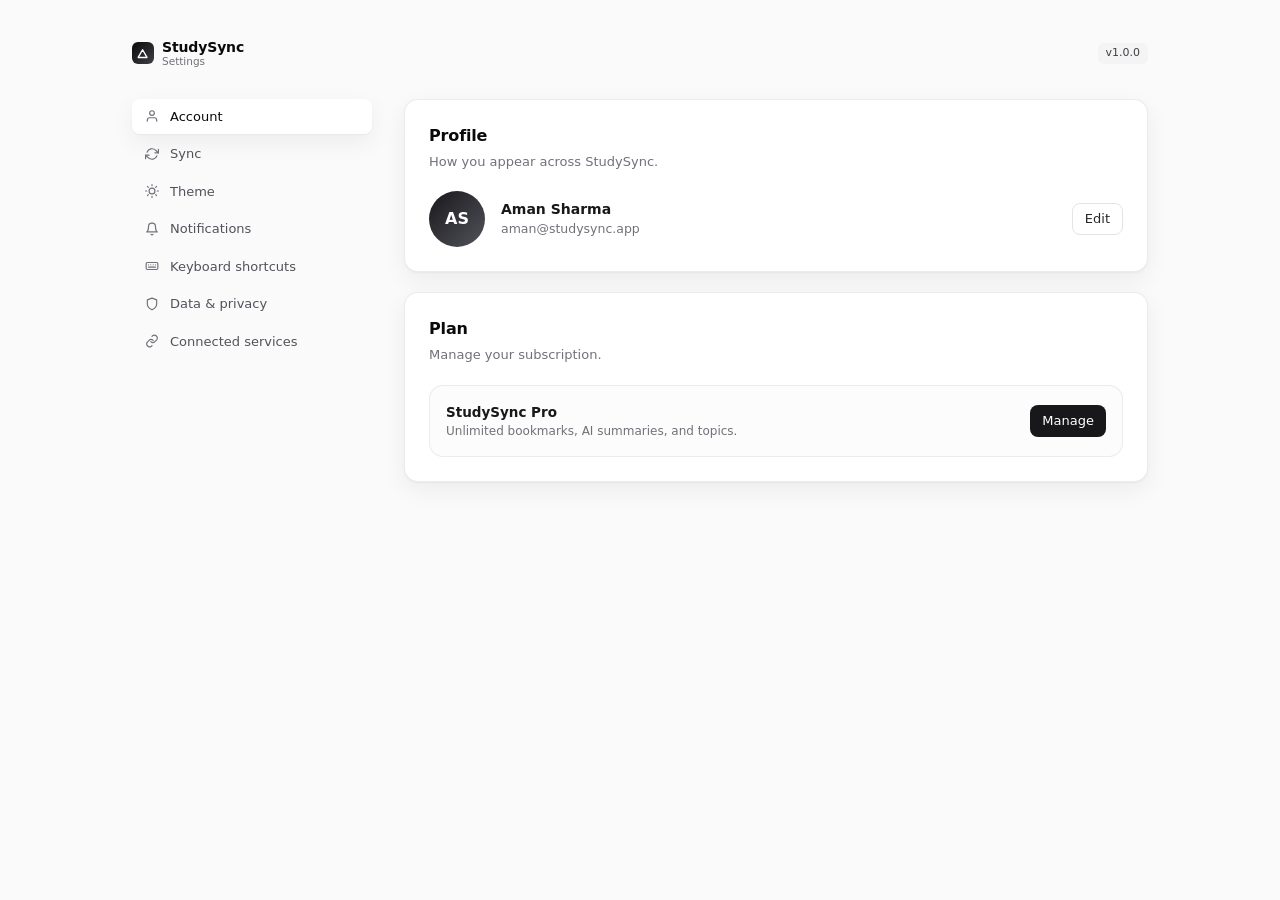
<file: src/options/index.html>
<!doctype html>
<html lang="en">
  <head>
    <meta charset="UTF-8" />
    <meta name="viewport" content="width=device-width, initial-scale=1.0" />
    <title>StudySync — Settings</title>
    <style>html, body { margin: 0; min-height: 100%; background: #fafafa; }</style>
    <script type="module" crossorigin src="/assets/options-CiggitGN.js"></script>
    <link rel="modulepreload" crossorigin href="/assets/Brand-oZsRl3gI.js">
    <link rel="stylesheet" crossorigin href="/assets/Brand-3tiy9diz.css">
  </head>
  <body>
    <div id="root"></div>
  </body>
</html>
</file>
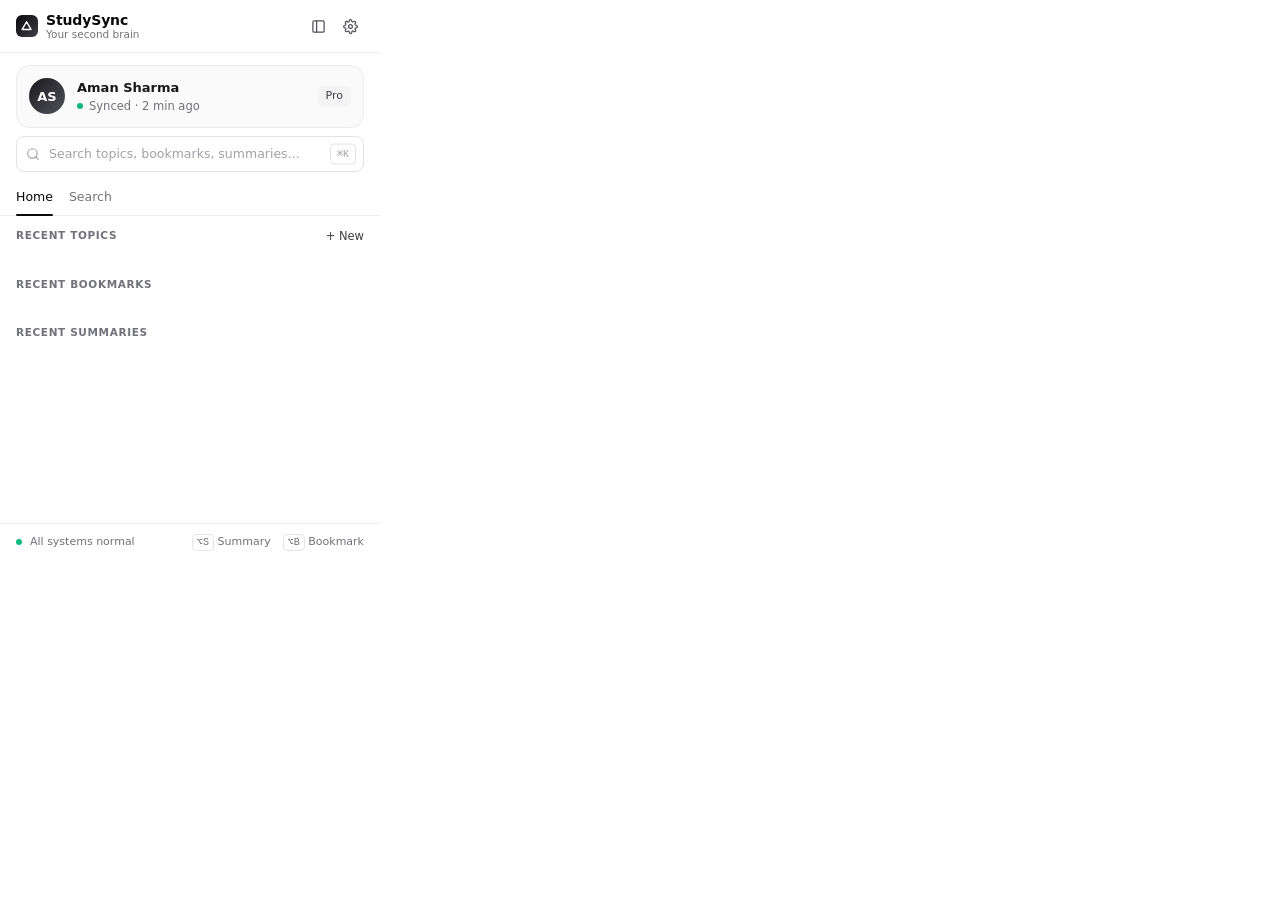
<file: src/popup/index.html>
<!doctype html>
<html lang="en">
  <head>
    <meta charset="UTF-8" />
    <meta name="viewport" content="width=device-width, initial-scale=1.0" />
    <title>StudySync</title>
    <style>html, body { width: 380px; height: 560px; margin: 0; }</style>
    <script type="module" crossorigin src="/assets/popup-CF6gqZN3.js"></script>
    <link rel="modulepreload" crossorigin href="/assets/Brand-oZsRl3gI.js">
    <link rel="modulepreload" crossorigin href="/assets/storage-DlIPlaPy.js">
    <link rel="modulepreload" crossorigin href="/assets/index-DjsfmMZb.js">
    <link rel="stylesheet" crossorigin href="/assets/Brand-3tiy9diz.css">
  </head>
  <body>
    <div id="root"></div>
  </body>
</html>
</file>
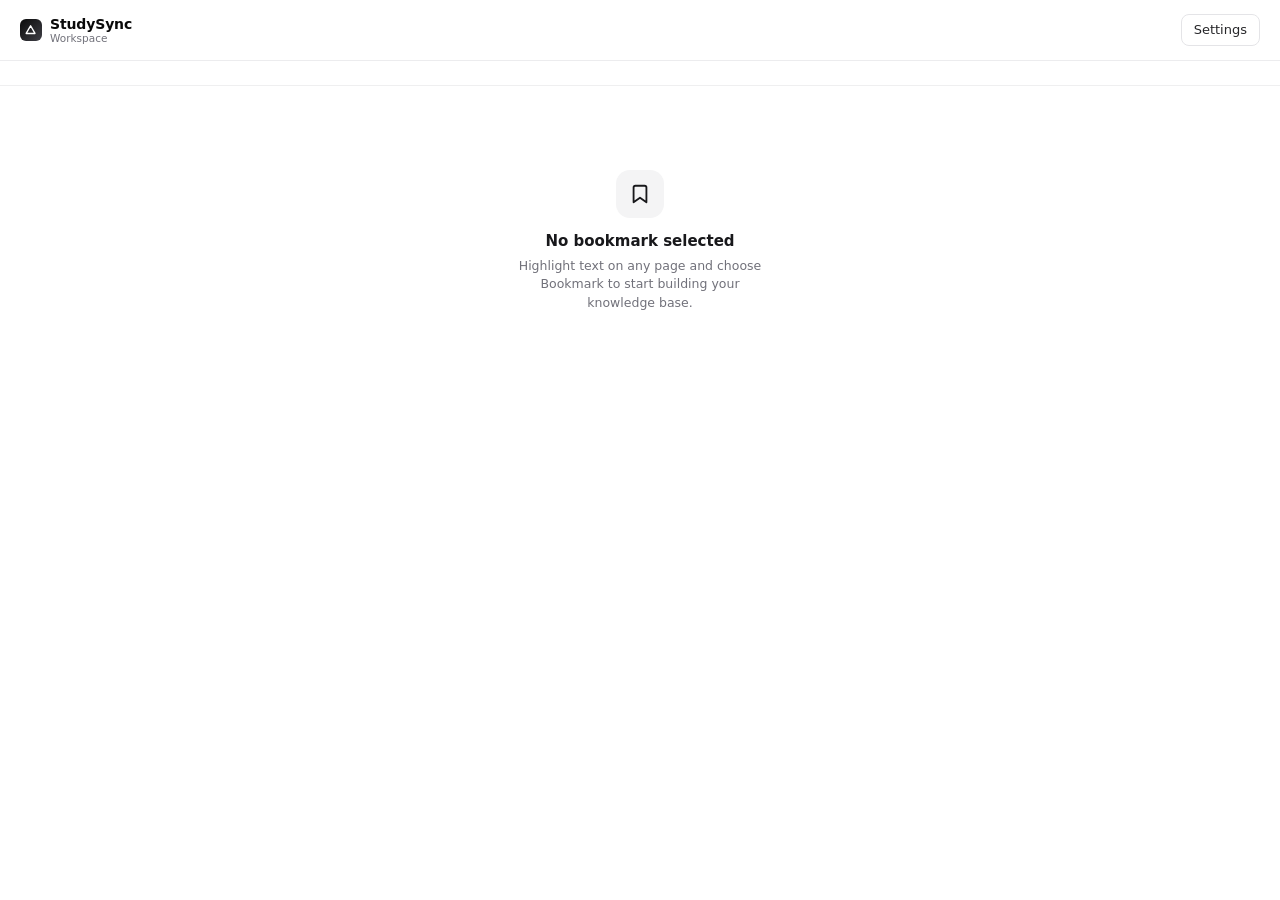
<file: src/sidepanel/index.html>
<!doctype html>
<html lang="en">
  <head>
    <meta charset="UTF-8" />
    <meta name="viewport" content="width=device-width, initial-scale=1.0" />
    <title>StudySync</title>
    <script type="module" crossorigin src="/assets/sidepanel-wBwaKRHc.js"></script>
    <link rel="modulepreload" crossorigin href="/assets/Brand-oZsRl3gI.js">
    <link rel="modulepreload" crossorigin href="/assets/storage-DlIPlaPy.js">
    <link rel="modulepreload" crossorigin href="/assets/index-DjsfmMZb.js">
    <link rel="stylesheet" crossorigin href="/assets/Brand-3tiy9diz.css">
  </head>
  <body>
    <div id="root"></div>
  </body>
</html>
</file>
<file: assets/Brand-3tiy9diz.css>
*,:before,:after{--tw-border-spacing-x: 0;--tw-border-spacing-y: 0;--tw-translate-x: 0;--tw-translate-y: 0;--tw-rotate: 0;--tw-skew-x: 0;--tw-skew-y: 0;--tw-scale-x: 1;--tw-scale-y: 1;--tw-pan-x: ;--tw-pan-y: ;--tw-pinch-zoom: ;--tw-scroll-snap-strictness: proximity;--tw-gradient-from-position: ;--tw-gradient-via-position: ;--tw-gradient-to-position: ;--tw-ordinal: ;--tw-slashed-zero: ;--tw-numeric-figure: ;--tw-numeric-spacing: ;--tw-numeric-fraction: ;--tw-ring-inset: ;--tw-ring-offset-width: 0px;--tw-ring-offset-color: #fff;--tw-ring-color: rgb(59 130 246 / .5);--tw-ring-offset-shadow: 0 0 #0000;--tw-ring-shadow: 0 0 #0000;--tw-shadow: 0 0 #0000;--tw-shadow-colored: 0 0 #0000;--tw-blur: ;--tw-brightness: ;--tw-contrast: ;--tw-grayscale: ;--tw-hue-rotate: ;--tw-invert: ;--tw-saturate: ;--tw-sepia: ;--tw-drop-shadow: ;--tw-backdrop-blur: ;--tw-backdrop-brightness: ;--tw-backdrop-contrast: ;--tw-backdrop-grayscale: ;--tw-backdrop-hue-rotate: ;--tw-backdrop-invert: ;--tw-backdrop-opacity: ;--tw-backdrop-saturate: ;--tw-backdrop-sepia: ;--tw-contain-size: ;--tw-contain-layout: ;--tw-contain-paint: ;--tw-contain-style: }::backdrop{--tw-border-spacing-x: 0;--tw-border-spacing-y: 0;--tw-translate-x: 0;--tw-translate-y: 0;--tw-rotate: 0;--tw-skew-x: 0;--tw-skew-y: 0;--tw-scale-x: 1;--tw-scale-y: 1;--tw-pan-x: ;--tw-pan-y: ;--tw-pinch-zoom: ;--tw-scroll-snap-strictness: proximity;--tw-gradient-from-position: ;--tw-gradient-via-position: ;--tw-gradient-to-position: ;--tw-ordinal: ;--tw-slashed-zero: ;--tw-numeric-figure: ;--tw-numeric-spacing: ;--tw-numeric-fraction: ;--tw-ring-inset: ;--tw-ring-offset-width: 0px;--tw-ring-offset-color: #fff;--tw-ring-color: rgb(59 130 246 / .5);--tw-ring-offset-shadow: 0 0 #0000;--tw-ring-shadow: 0 0 #0000;--tw-shadow: 0 0 #0000;--tw-shadow-colored: 0 0 #0000;--tw-blur: ;--tw-brightness: ;--tw-contrast: ;--tw-grayscale: ;--tw-hue-rotate: ;--tw-invert: ;--tw-saturate: ;--tw-sepia: ;--tw-drop-shadow: ;--tw-backdrop-blur: ;--tw-backdrop-brightness: ;--tw-backdrop-contrast: ;--tw-backdrop-grayscale: ;--tw-backdrop-hue-rotate: ;--tw-backdrop-invert: ;--tw-backdrop-opacity: ;--tw-backdrop-saturate: ;--tw-backdrop-sepia: ;--tw-contain-size: ;--tw-contain-layout: ;--tw-contain-paint: ;--tw-contain-style: }*,:before,:after{box-sizing:border-box;border-width:0;border-style:solid;border-color:#e5e7eb}:before,:after{--tw-content: ""}html,:host{line-height:1.5;-webkit-text-size-adjust:100%;-moz-tab-size:4;-o-tab-size:4;tab-size:4;font-family:-apple-system,BlinkMacSystemFont,Inter,SF Pro Display,Segoe UI,system-ui,sans-serif;font-feature-settings:normal;font-variation-settings:normal;-webkit-tap-highlight-color:transparent}body{margin:0;line-height:inherit}hr{height:0;color:inherit;border-top-width:1px}abbr:where([title]){-webkit-text-decoration:underline dotted;text-decoration:underline dotted}h1,h2,h3,h4,h5,h6{font-size:inherit;font-weight:inherit}a{color:inherit;text-decoration:inherit}b,strong{font-weight:bolder}code,kbd,samp,pre{font-family:ui-monospace,SFMono-Regular,Menlo,Monaco,Consolas,Liberation Mono,Courier New,monospace;font-feature-settings:normal;font-variation-settings:normal;font-size:1em}small{font-size:80%}sub,sup{font-size:75%;line-height:0;position:relative;vertical-align:baseline}sub{bottom:-.25em}sup{top:-.5em}table{text-indent:0;border-color:inherit;border-collapse:collapse}button,input,optgroup,select,textarea{font-family:inherit;font-feature-settings:inherit;font-variation-settings:inherit;font-size:100%;font-weight:inherit;line-height:inherit;letter-spacing:inherit;color:inherit;margin:0;padding:0}button,select{text-transform:none}button,input:where([type=button]),input:where([type=reset]),input:where([type=submit]){-webkit-appearance:button;background-color:transparent;background-image:none}:-moz-focusring{outline:auto}:-moz-ui-invalid{box-shadow:none}progress{vertical-align:baseline}::-webkit-inner-spin-button,::-webkit-outer-spin-button{height:auto}[type=search]{-webkit-appearance:textfield;outline-offset:-2px}::-webkit-search-decoration{-webkit-appearance:none}::-webkit-file-upload-button{-webkit-appearance:button;font:inherit}summary{display:list-item}blockquote,dl,dd,h1,h2,h3,h4,h5,h6,hr,figure,p,pre{margin:0}fieldset{margin:0;padding:0}legend{padding:0}ol,ul,menu{list-style:none;margin:0;padding:0}dialog{padding:0}textarea{resize:vertical}input::-moz-placeholder,textarea::-moz-placeholder{opacity:1;color:#9ca3af}input::placeholder,textarea::placeholder{opacity:1;color:#9ca3af}button,[role=button]{cursor:pointer}:disabled{cursor:default}img,svg,video,canvas,audio,iframe,embed,object{display:block;vertical-align:middle}img,video{max-width:100%;height:auto}[hidden]:where(:not([hidden=until-found])){display:none}.ss-card{border-radius:14px;border-width:1px;border-color:#e4e4e7b3;--tw-bg-opacity: 1;background-color:rgb(255 255 255 / var(--tw-bg-opacity, 1));--tw-shadow: 0 1px 2px rgba(0,0,0,.04), 0 8px 24px rgba(0,0,0,.06);--tw-shadow-colored: 0 1px 2px var(--tw-shadow-color), 0 8px 24px var(--tw-shadow-color);box-shadow:var(--tw-ring-offset-shadow, 0 0 #0000),var(--tw-ring-shadow, 0 0 #0000),var(--tw-shadow)}.ss-btn{display:inline-flex;height:2rem;align-items:center;justify-content:center;gap:.375rem;border-radius:.5rem;--tw-bg-opacity: 1;background-color:rgb(24 24 27 / var(--tw-bg-opacity, 1));padding-left:.75rem;padding-right:.75rem;font-size:13px;font-weight:500;--tw-text-opacity: 1;color:rgb(255 255 255 / var(--tw-text-opacity, 1));transition-property:color,background-color,border-color,text-decoration-color,fill,stroke;transition-timing-function:cubic-bezier(.4,0,.2,1);transition-duration:.15s}.ss-btn:hover{--tw-bg-opacity: 1;background-color:rgb(39 39 42 / var(--tw-bg-opacity, 1))}.ss-btn:active{--tw-bg-opacity: 1;background-color:rgb(10 10 10 / var(--tw-bg-opacity, 1))}.ss-btn-ghost{display:inline-flex;height:2rem;align-items:center;justify-content:center;gap:.375rem;border-radius:.5rem;padding-left:.75rem;padding-right:.75rem;font-size:13px;font-weight:500;--tw-text-opacity: 1;color:rgb(63 63 70 / var(--tw-text-opacity, 1));transition-property:color,background-color,border-color,text-decoration-color,fill,stroke;transition-timing-function:cubic-bezier(.4,0,.2,1);transition-duration:.15s}.ss-btn-ghost:hover{--tw-bg-opacity: 1;background-color:rgb(244 244 245 / var(--tw-bg-opacity, 1))}.ss-btn-outline{display:inline-flex;height:2rem;align-items:center;justify-content:center;gap:.375rem;border-radius:.5rem;border-width:1px;--tw-border-opacity: 1;border-color:rgb(228 228 231 / var(--tw-border-opacity, 1));padding-left:.75rem;padding-right:.75rem;font-size:13px;font-weight:500;--tw-text-opacity: 1;color:rgb(39 39 42 / var(--tw-text-opacity, 1));transition-property:color,background-color,border-color,text-decoration-color,fill,stroke;transition-timing-function:cubic-bezier(.4,0,.2,1);transition-duration:.15s}.ss-btn-outline:hover{--tw-bg-opacity: 1;background-color:rgb(250 250 250 / var(--tw-bg-opacity, 1))}.ss-input{height:2.25rem;width:100%;border-radius:.5rem;border-width:1px;--tw-border-opacity: 1;border-color:rgb(228 228 231 / var(--tw-border-opacity, 1));--tw-bg-opacity: 1;background-color:rgb(255 255 255 / var(--tw-bg-opacity, 1));padding-left:.75rem;padding-right:.75rem;font-size:13px;transition-property:color,background-color,border-color,text-decoration-color,fill,stroke;transition-timing-function:cubic-bezier(.4,0,.2,1);transition-duration:.15s}.ss-input::-moz-placeholder{--tw-text-opacity: 1;color:rgb(161 161 170 / var(--tw-text-opacity, 1))}.ss-input::placeholder{--tw-text-opacity: 1;color:rgb(161 161 170 / var(--tw-text-opacity, 1))}.ss-input:focus{--tw-border-opacity: 1;border-color:rgb(24 24 27 / var(--tw-border-opacity, 1));outline:2px solid transparent;outline-offset:2px}.ss-chip{display:inline-flex;align-items:center;gap:.375rem;border-radius:.375rem;--tw-bg-opacity: 1;background-color:rgb(244 244 245 / var(--tw-bg-opacity, 1));padding:.125rem .5rem;font-size:11px;font-weight:500;--tw-text-opacity: 1;color:rgb(63 63 70 / var(--tw-text-opacity, 1))}.visible{visibility:visible}.fixed{position:fixed}.absolute{position:absolute}.relative{position:relative}.sticky{position:sticky}.-bottom-px{bottom:-1px}.left-0{left:0}.left-0\.5{left:.125rem}.left-2\.5{left:.625rem}.left-4{left:1rem}.right-0{right:0}.right-2{right:.5rem}.top-0{top:0}.top-0\.5{top:.125rem}.top-1\/2{top:50%}.top-10{top:2.5rem}.z-10{z-index:10}.mx-auto{margin-left:auto;margin-right:auto}.mb-1{margin-bottom:.25rem}.mb-1\.5{margin-bottom:.375rem}.mb-2{margin-bottom:.5rem}.mb-2\.5{margin-bottom:.625rem}.mb-3{margin-bottom:.75rem}.mb-5{margin-bottom:1.25rem}.mb-8{margin-bottom:2rem}.mt-0\.5{margin-top:.125rem}.mt-1{margin-top:.25rem}.mt-2{margin-top:.5rem}.line-clamp-2{overflow:hidden;display:-webkit-box;-webkit-box-orient:vertical;-webkit-line-clamp:2}.flex{display:flex}.grid{display:grid}.hidden{display:none}.h-0\.5{height:.125rem}.h-1\.5{height:.375rem}.h-12{height:3rem}.h-14{height:3.5rem}.h-2{height:.5rem}.h-2\.5{height:.625rem}.h-20{height:5rem}.h-3\.5{height:.875rem}.h-4{height:1rem}.h-5{height:1.25rem}.h-7{height:1.75rem}.h-8{height:2rem}.h-9{height:2.25rem}.h-\[560px\]{height:560px}.h-screen{height:100vh}.min-h-\[100px\]{min-height:100px}.min-h-screen{min-height:100vh}.w-1\.5{width:.375rem}.w-12{width:3rem}.w-14{width:3.5rem}.w-2{width:.5rem}.w-2\.5{width:.625rem}.w-3\.5{width:.875rem}.w-4{width:1rem}.w-7{width:1.75rem}.w-8{width:2rem}.w-9{width:2.25rem}.w-\[380px\]{width:380px}.w-full{width:100%}.min-w-0{min-width:0px}.min-w-min{min-width:-moz-min-content;min-width:min-content}.max-w-\[1080px\]{max-width:1080px}.max-w-\[140px\]{max-width:140px}.max-w-\[260px\]{max-width:260px}.flex-1{flex:1 1 0%}.flex-shrink{flex-shrink:1}.-translate-y-1\/2{--tw-translate-y: -50%;transform:translate(var(--tw-translate-x),var(--tw-translate-y)) rotate(var(--tw-rotate)) skew(var(--tw-skew-x)) skewY(var(--tw-skew-y)) scaleX(var(--tw-scale-x)) scaleY(var(--tw-scale-y))}.transform{transform:translate(var(--tw-translate-x),var(--tw-translate-y)) rotate(var(--tw-rotate)) skew(var(--tw-skew-x)) skewY(var(--tw-skew-y)) scaleX(var(--tw-scale-x)) scaleY(var(--tw-scale-y))}.cursor-pointer{cursor:pointer}.resize-y{resize:vertical}.resize{resize:both}.list-inside{list-style-position:inside}.list-disc{list-style-type:disc}.grid-cols-2{grid-template-columns:repeat(2,minmax(0,1fr))}.grid-cols-3{grid-template-columns:repeat(3,minmax(0,1fr))}.grid-cols-\[240px_1fr\]{grid-template-columns:240px 1fr}.flex-col{flex-direction:column}.flex-wrap{flex-wrap:wrap}.items-start{align-items:flex-start}.items-center{align-items:center}.justify-end{justify-content:flex-end}.justify-center{justify-content:center}.justify-between{justify-content:space-between}.gap-0\.5{gap:.125rem}.gap-1{gap:.25rem}.gap-1\.5{gap:.375rem}.gap-2{gap:.5rem}.gap-2\.5{gap:.625rem}.gap-3{gap:.75rem}.gap-4{gap:1rem}.gap-5{gap:1.25rem}.gap-8{gap:2rem}.space-y-1\.5>:not([hidden])~:not([hidden]){--tw-space-y-reverse: 0;margin-top:calc(.375rem * calc(1 - var(--tw-space-y-reverse)));margin-bottom:calc(.375rem * var(--tw-space-y-reverse))}.divide-y>:not([hidden])~:not([hidden]){--tw-divide-y-reverse: 0;border-top-width:calc(1px * calc(1 - var(--tw-divide-y-reverse)));border-bottom-width:calc(1px * var(--tw-divide-y-reverse))}.divide-ink-200\/70>:not([hidden])~:not([hidden]){border-color:#e4e4e7b3}.self-start{align-self:flex-start}.overflow-x-auto{overflow-x:auto}.overflow-y-auto{overflow-y:auto}.truncate{overflow:hidden;text-overflow:ellipsis;white-space:nowrap}.whitespace-nowrap{white-space:nowrap}.rounded{border-radius:.25rem}.rounded-\[4px\]{border-radius:4px}.rounded-full{border-radius:9999px}.rounded-lg{border-radius:.5rem}.rounded-md{border-radius:.375rem}.rounded-xl2{border-radius:14px}.border{border-width:1px}.border-b{border-bottom-width:1px}.border-l-\[3px\]{border-left-width:3px}.border-t{border-top-width:1px}.border-ink-200{--tw-border-opacity: 1;border-color:rgb(228 228 231 / var(--tw-border-opacity, 1))}.border-ink-200\/60{border-color:#e4e4e799}.border-ink-200\/70{border-color:#e4e4e7b3}.border-ink-800{--tw-border-opacity: 1;border-color:rgb(39 39 42 / var(--tw-border-opacity, 1))}.border-ink-900{--tw-border-opacity: 1;border-color:rgb(24 24 27 / var(--tw-border-opacity, 1))}.border-red-200{--tw-border-opacity: 1;border-color:rgb(254 202 202 / var(--tw-border-opacity, 1))}.border-l-ink-900{--tw-border-opacity: 1;border-left-color:rgb(24 24 27 / var(--tw-border-opacity, 1))}.bg-emerald-500{--tw-bg-opacity: 1;background-color:rgb(16 185 129 / var(--tw-bg-opacity, 1))}.bg-ink-100{--tw-bg-opacity: 1;background-color:rgb(244 244 245 / var(--tw-bg-opacity, 1))}.bg-ink-200{--tw-bg-opacity: 1;background-color:rgb(228 228 231 / var(--tw-bg-opacity, 1))}.bg-ink-50{--tw-bg-opacity: 1;background-color:rgb(250 250 250 / var(--tw-bg-opacity, 1))}.bg-ink-50\/60{background-color:#fafafa99}.bg-ink-900{--tw-bg-opacity: 1;background-color:rgb(24 24 27 / var(--tw-bg-opacity, 1))}.bg-ink-950{--tw-bg-opacity: 1;background-color:rgb(10 10 10 / var(--tw-bg-opacity, 1))}.bg-white{--tw-bg-opacity: 1;background-color:rgb(255 255 255 / var(--tw-bg-opacity, 1))}.bg-white\/85{background-color:#ffffffd9}.bg-gradient-to-br{background-image:linear-gradient(to bottom right,var(--tw-gradient-stops))}.from-\[\#3b6cf6\]{--tw-gradient-from: #3b6cf6 var(--tw-gradient-from-position);--tw-gradient-to: rgb(59 108 246 / 0) var(--tw-gradient-to-position);--tw-gradient-stops: var(--tw-gradient-from), var(--tw-gradient-to)}.from-ink-900{--tw-gradient-from: #18181b var(--tw-gradient-from-position);--tw-gradient-to: rgb(24 24 27 / 0) var(--tw-gradient-to-position);--tw-gradient-stops: var(--tw-gradient-from), var(--tw-gradient-to)}.from-ink-950{--tw-gradient-from: #0a0a0a var(--tw-gradient-from-position);--tw-gradient-to: rgb(10 10 10 / 0) var(--tw-gradient-to-position);--tw-gradient-stops: var(--tw-gradient-from), var(--tw-gradient-to)}.from-white{--tw-gradient-from: #fff var(--tw-gradient-from-position);--tw-gradient-to: rgb(255 255 255 / 0) var(--tw-gradient-to-position);--tw-gradient-stops: var(--tw-gradient-from), var(--tw-gradient-to)}.to-ink-600{--tw-gradient-to: #52525b var(--tw-gradient-to-position)}.to-ink-700{--tw-gradient-to: #3f3f46 var(--tw-gradient-to-position)}.to-ink-950{--tw-gradient-to: #0a0a0a var(--tw-gradient-to-position)}.p-2\.5{padding:.625rem}.p-3{padding:.75rem}.p-3\.5{padding:.875rem}.p-4{padding:1rem}.p-6{padding:1.5rem}.px-1{padding-left:.25rem;padding-right:.25rem}.px-1\.5{padding-left:.375rem;padding-right:.375rem}.px-2{padding-left:.5rem;padding-right:.5rem}.px-2\.5{padding-left:.625rem;padding-right:.625rem}.px-3{padding-left:.75rem;padding-right:.75rem}.px-4{padding-left:1rem;padding-right:1rem}.px-5{padding-left:1.25rem;padding-right:1.25rem}.px-8{padding-left:2rem;padding-right:2rem}.py-0\.5{padding-top:.125rem;padding-bottom:.125rem}.py-1{padding-top:.25rem;padding-bottom:.25rem}.py-1\.5{padding-top:.375rem;padding-bottom:.375rem}.py-10{padding-top:2.5rem;padding-bottom:2.5rem}.py-16{padding-top:4rem;padding-bottom:4rem}.py-2{padding-top:.5rem;padding-bottom:.5rem}.py-2\.5{padding-top:.625rem;padding-bottom:.625rem}.py-3{padding-top:.75rem;padding-bottom:.75rem}.py-3\.5{padding-top:.875rem;padding-bottom:.875rem}.py-5{padding-top:1.25rem;padding-bottom:1.25rem}.pb-2{padding-bottom:.5rem}.pb-3{padding-bottom:.75rem}.pl-8{padding-left:2rem}.pr-4{padding-right:1rem}.pt-3{padding-top:.75rem}.text-left{text-align:left}.text-center{text-align:center}.text-\[10\.5px\]{font-size:10.5px}.text-\[10px\]{font-size:10px}.text-\[11\.5px\]{font-size:11.5px}.text-\[11px\]{font-size:11px}.text-\[12\.5px\]{font-size:12.5px}.text-\[12px\]{font-size:12px}.text-\[13\.5px\]{font-size:13.5px}.text-\[13px\]{font-size:13px}.text-\[14px\]{font-size:14px}.text-\[15px\]{font-size:15px}.text-\[16px\]{font-size:16px}.font-medium{font-weight:500}.font-semibold{font-weight:600}.uppercase{text-transform:uppercase}.capitalize{text-transform:capitalize}.leading-none{line-height:1}.leading-relaxed{line-height:1.625}.leading-snug{line-height:1.375}.tracking-\[-0\.01em\]{letter-spacing:-.01em}.tracking-\[0\.06em\]{letter-spacing:.06em}.text-ink-400{--tw-text-opacity: 1;color:rgb(161 161 170 / var(--tw-text-opacity, 1))}.text-ink-500{--tw-text-opacity: 1;color:rgb(113 113 122 / var(--tw-text-opacity, 1))}.text-ink-600{--tw-text-opacity: 1;color:rgb(82 82 91 / var(--tw-text-opacity, 1))}.text-ink-700{--tw-text-opacity: 1;color:rgb(63 63 70 / var(--tw-text-opacity, 1))}.text-ink-800{--tw-text-opacity: 1;color:rgb(39 39 42 / var(--tw-text-opacity, 1))}.text-ink-900{--tw-text-opacity: 1;color:rgb(24 24 27 / var(--tw-text-opacity, 1))}.text-ink-950{--tw-text-opacity: 1;color:rgb(10 10 10 / var(--tw-text-opacity, 1))}.text-red-600{--tw-text-opacity: 1;color:rgb(220 38 38 / var(--tw-text-opacity, 1))}.text-white{--tw-text-opacity: 1;color:rgb(255 255 255 / var(--tw-text-opacity, 1))}.shadow{--tw-shadow: 0 1px 3px 0 rgb(0 0 0 / .1), 0 1px 2px -1px rgb(0 0 0 / .1);--tw-shadow-colored: 0 1px 3px 0 var(--tw-shadow-color), 0 1px 2px -1px var(--tw-shadow-color);box-shadow:var(--tw-ring-offset-shadow, 0 0 #0000),var(--tw-ring-shadow, 0 0 #0000),var(--tw-shadow)}.shadow-soft{--tw-shadow: 0 1px 2px rgba(0,0,0,.04), 0 8px 24px rgba(0,0,0,.06);--tw-shadow-colored: 0 1px 2px var(--tw-shadow-color), 0 8px 24px var(--tw-shadow-color);box-shadow:var(--tw-ring-offset-shadow, 0 0 #0000),var(--tw-ring-shadow, 0 0 #0000),var(--tw-shadow)}.outline{outline-style:solid}.blur{--tw-blur: blur(8px);filter:var(--tw-blur) var(--tw-brightness) var(--tw-contrast) var(--tw-grayscale) var(--tw-hue-rotate) var(--tw-invert) var(--tw-saturate) var(--tw-sepia) var(--tw-drop-shadow)}.filter{filter:var(--tw-blur) var(--tw-brightness) var(--tw-contrast) var(--tw-grayscale) var(--tw-hue-rotate) var(--tw-invert) var(--tw-saturate) var(--tw-sepia) var(--tw-drop-shadow)}.backdrop-blur{--tw-backdrop-blur: blur(8px);-webkit-backdrop-filter:var(--tw-backdrop-blur) var(--tw-backdrop-brightness) var(--tw-backdrop-contrast) var(--tw-backdrop-grayscale) var(--tw-backdrop-hue-rotate) var(--tw-backdrop-invert) var(--tw-backdrop-opacity) var(--tw-backdrop-saturate) var(--tw-backdrop-sepia);backdrop-filter:var(--tw-backdrop-blur) var(--tw-backdrop-brightness) var(--tw-backdrop-contrast) var(--tw-backdrop-grayscale) var(--tw-backdrop-hue-rotate) var(--tw-backdrop-invert) var(--tw-backdrop-opacity) var(--tw-backdrop-saturate) var(--tw-backdrop-sepia)}.backdrop-filter{-webkit-backdrop-filter:var(--tw-backdrop-blur) var(--tw-backdrop-brightness) var(--tw-backdrop-contrast) var(--tw-backdrop-grayscale) var(--tw-backdrop-hue-rotate) var(--tw-backdrop-invert) var(--tw-backdrop-opacity) var(--tw-backdrop-saturate) var(--tw-backdrop-sepia);backdrop-filter:var(--tw-backdrop-blur) var(--tw-backdrop-brightness) var(--tw-backdrop-contrast) var(--tw-backdrop-grayscale) var(--tw-backdrop-hue-rotate) var(--tw-backdrop-invert) var(--tw-backdrop-opacity) var(--tw-backdrop-saturate) var(--tw-backdrop-sepia)}.transition{transition-property:color,background-color,border-color,text-decoration-color,fill,stroke,opacity,box-shadow,transform,filter,backdrop-filter;transition-timing-function:cubic-bezier(.4,0,.2,1);transition-duration:.15s}.transition-all{transition-property:all;transition-timing-function:cubic-bezier(.4,0,.2,1);transition-duration:.15s}.transition-colors{transition-property:color,background-color,border-color,text-decoration-color,fill,stroke;transition-timing-function:cubic-bezier(.4,0,.2,1);transition-duration:.15s}html,body,#root{width:100%;height:100%}body{margin:0;font-family:-apple-system,BlinkMacSystemFont,Inter,SF Pro Display,Segoe UI,system-ui,sans-serif;-webkit-font-smoothing:antialiased;text-rendering:optimizeLegibility;color:#0a0a0a;background:#fff}::-webkit-scrollbar{width:8px;height:8px}::-webkit-scrollbar-thumb{background:#e4e4e7;border-radius:999px}::-webkit-scrollbar-thumb:hover{background:#d4d4d8}::-webkit-scrollbar-track{background:transparent}.marker\:text-ink-400 *::marker{color:#a1a1aa}.marker\:text-ink-400::marker{color:#a1a1aa}.first\:border-t-0:first-child{border-top-width:0px}.hover\:border-ink-300:hover{--tw-border-opacity: 1;border-color:rgb(212 212 216 / var(--tw-border-opacity, 1))}.hover\:bg-ink-100:hover{--tw-bg-opacity: 1;background-color:rgb(244 244 245 / var(--tw-bg-opacity, 1))}.hover\:bg-ink-50:hover{--tw-bg-opacity: 1;background-color:rgb(250 250 250 / var(--tw-bg-opacity, 1))}.hover\:bg-red-50:hover{--tw-bg-opacity: 1;background-color:rgb(254 242 242 / var(--tw-bg-opacity, 1))}.hover\:bg-white\/60:hover{background-color:#fff9}.hover\:text-ink-800:hover{--tw-text-opacity: 1;color:rgb(39 39 42 / var(--tw-text-opacity, 1))}.hover\:text-ink-900:hover{--tw-text-opacity: 1;color:rgb(24 24 27 / var(--tw-text-opacity, 1))}.hover\:text-ink-950:hover{--tw-text-opacity: 1;color:rgb(10 10 10 / var(--tw-text-opacity, 1))}.focus\:border-ink-900:focus{--tw-border-opacity: 1;border-color:rgb(24 24 27 / var(--tw-border-opacity, 1))}.focus\:outline-none:focus{outline:2px solid transparent;outline-offset:2px}
</file>
